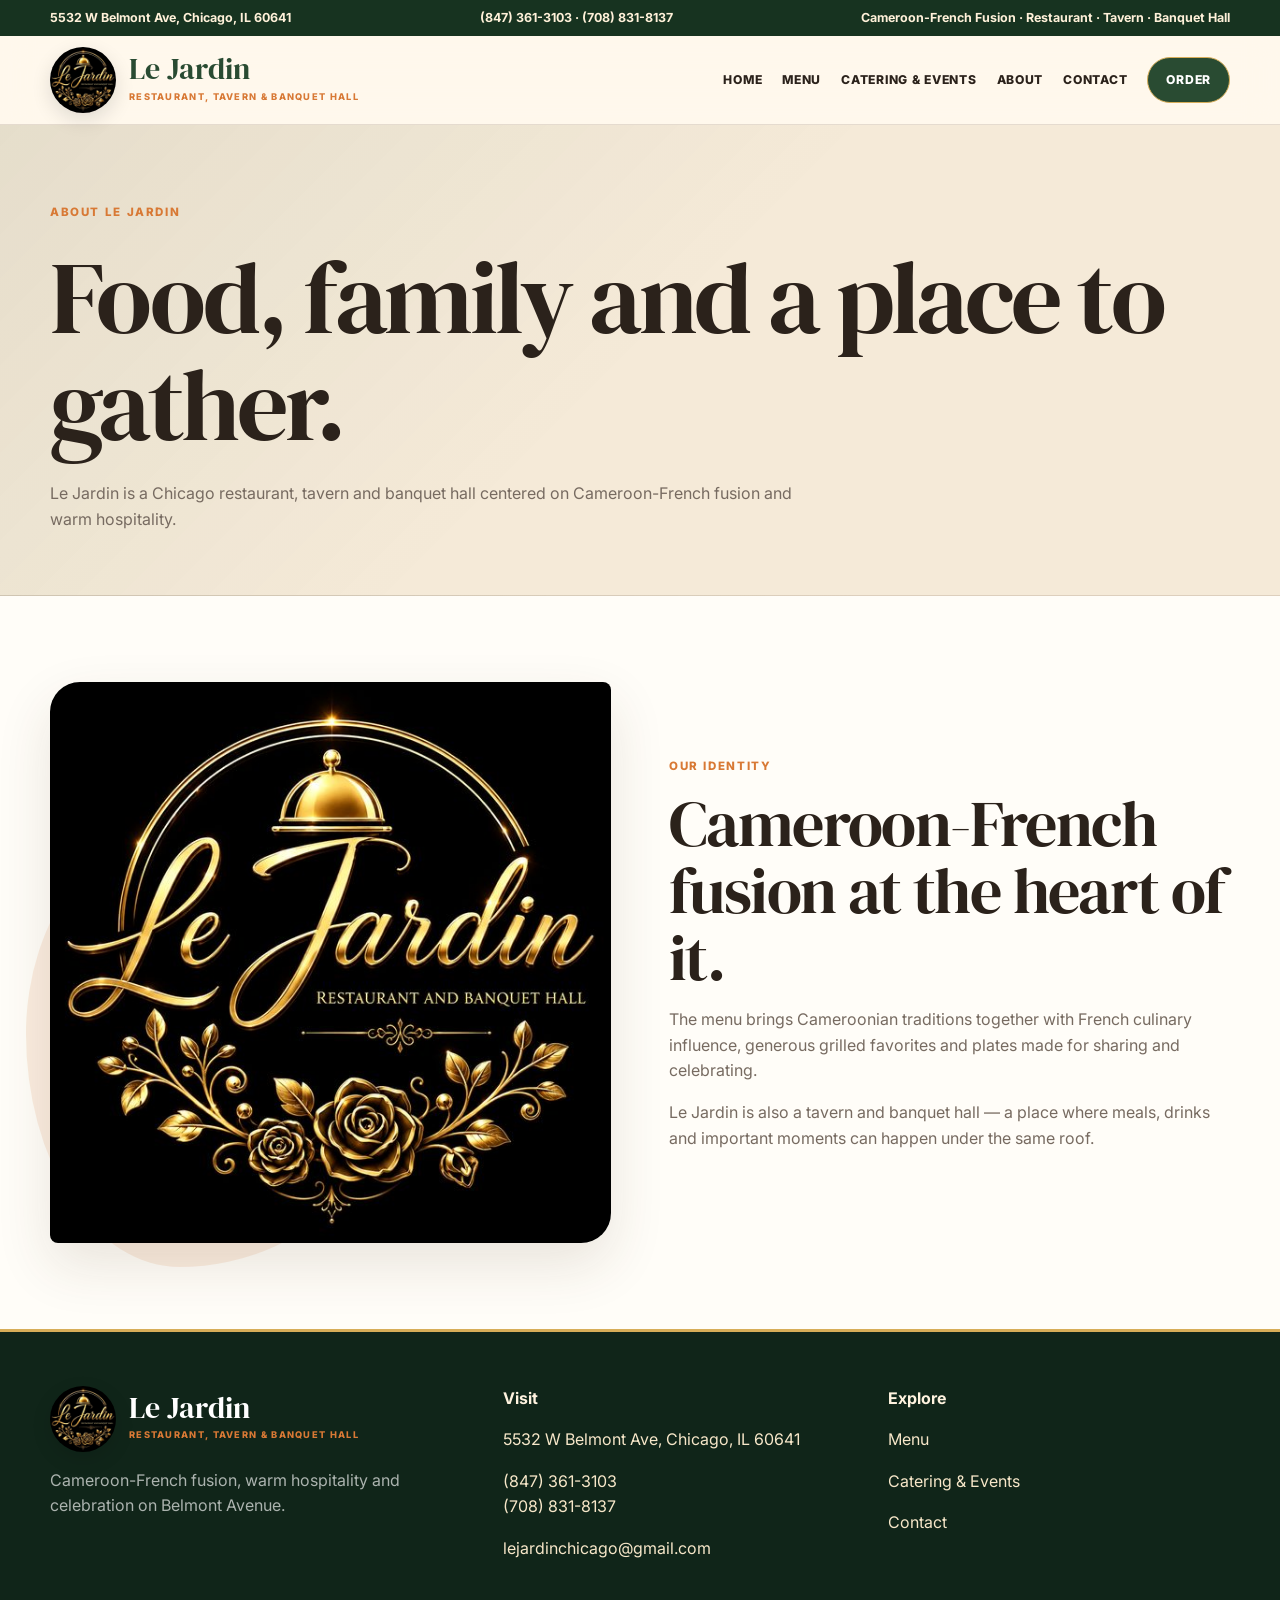
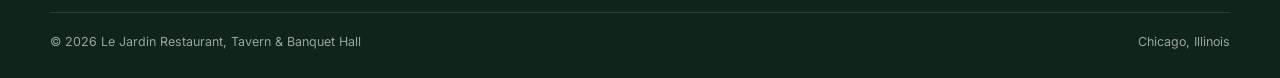
<file: index.html>
<!doctype html><html lang="en"><head><meta charset="utf-8"><meta name="viewport" content="width=device-width,initial-scale=1"><title>Le Jardin | Restaurant, Tavern & Banquet Hall</title><meta name="description" content="Le Jardin Chicago — Cameroon-French fusion, restaurant, tavern, catering and banquet hall."><link rel="stylesheet" href="/assets/css/style.css"></head><body><div class="topbar"><div class="container topbar-inner"><span>5532 W Belmont Ave, Chicago, IL 60641</span><span><a data-phone></a> · <a data-phone2></a></span><span>Cameroon-French Fusion · Restaurant · Tavern · Banquet Hall</span></div></div><header class="site-header"><div class="container nav"><a class="brand-lockup" href="/"><img class="brand-logo" src="/assets/images/logo.jpg" alt="Le Jardin logo"><span class="brand-copy"><strong>Le Jardin</strong><span>Restaurant, Tavern & Banquet Hall</span></span></a><nav class="navlinks"><a href="/">Home</a><a href="/menu/">Menu</a><a href="/catering/">Catering & Events</a><a href="/about/">About</a><a href="/contact/">Contact</a><a class="btn green" href="/order/">Order</a></nav><button class="menu-toggle" data-menu-toggle aria-label="Open navigation">☰</button></div><div class="mobile-panel" data-mobile-panel><a href="/">Home</a><a href="/menu/">Menu</a><a href="/catering/">Catering & Events</a><a href="/about/">About</a><a href="/contact/">Contact</a><a class="btn green" href="/order/">Order</a></div></header><main><section class="page-hero"><div class="container"><div class="eyebrow">About Le Jardin</div><h1>Food, family and a place to gather.</h1><p>Le Jardin is a Chicago restaurant, tavern and banquet hall centered on Cameroon-French fusion and warm hospitality.</p></div></section><section class="section white"><div class="container split"><div class="story-card"><img src="/assets/images/logo.jpg" alt="Le Jardin logo"></div><div><div class="eyebrow">Our identity</div><h2>Cameroon-French fusion at the heart of it.</h2><p class="muted">The menu brings Cameroonian traditions together with French culinary influence, generous grilled favorites and plates made for sharing and celebrating.</p><p class="muted">Le Jardin is also a tavern and banquet hall — a place where meals, drinks and important moments can happen under the same roof.</p></div></div></section></main><footer class="footer"><div class="container"><div class="footer-grid"><div><a class="brand-lockup" href="/"><img class="brand-logo" src="/assets/images/logo.jpg" alt=""><span class="brand-copy"><strong>Le Jardin</strong><span>Restaurant, Tavern & Banquet Hall</span></span></a><p class="muted">Cameroon-French fusion, warm hospitality and celebration on Belmont Avenue.</p></div><div><strong>Visit</strong><p><a data-address target="_blank"></a></p><p><a data-phone></a><br><a data-phone2></a></p><p><a href="mailto:lejardinchicago@gmail.com">lejardinchicago@gmail.com</a></p></div><div><strong>Explore</strong><p><a href="/menu/">Menu</a></p><p><a href="/catering/">Catering & Events</a></p><p><a href="/contact/">Contact</a></p></div></div><div class="footer-bottom"><span>© <span data-year></span> Le Jardin Restaurant, Tavern & Banquet Hall</span><span>Chicago, Illinois</span></div></div></footer><script src="/assets/js/config.js"></script><script src="/assets/js/site.js"></script></body></html>
</file>
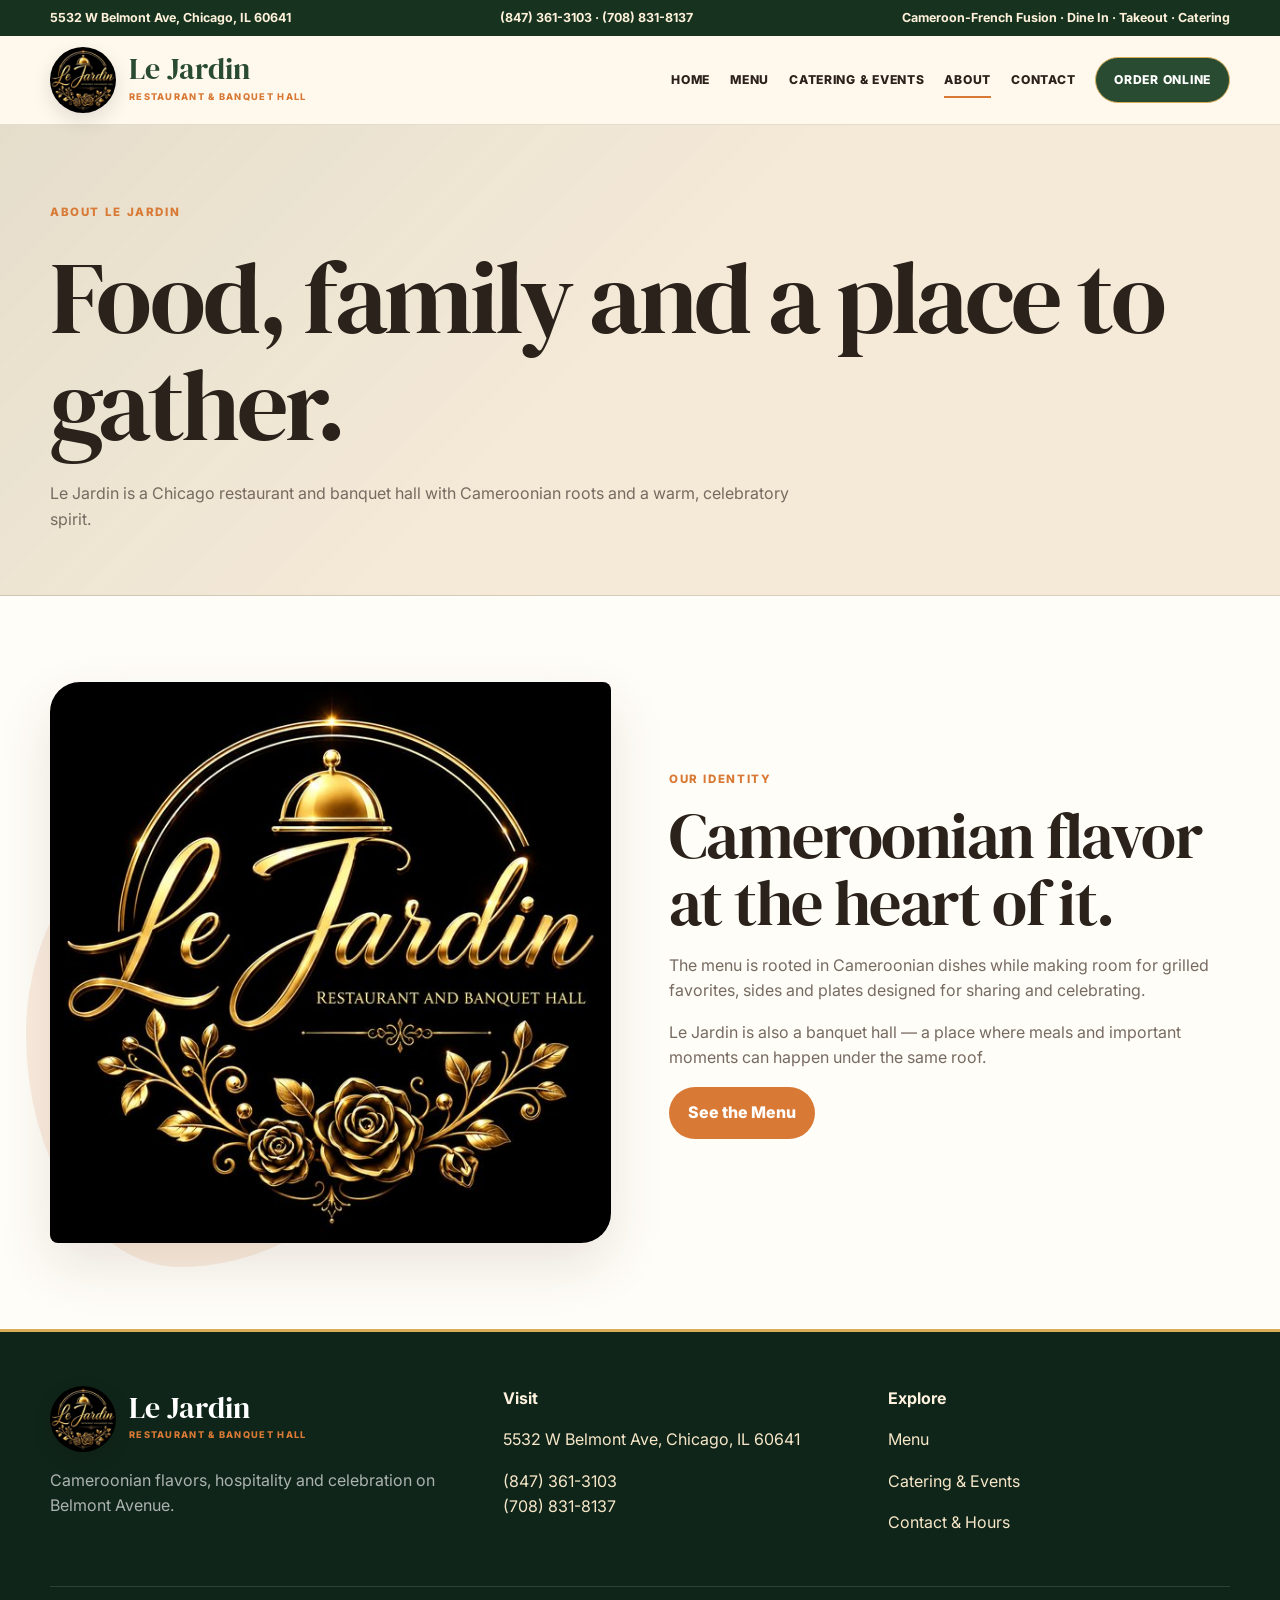
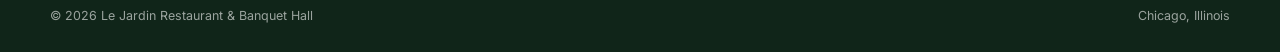
<file: about/index.html>
<!doctype html><html lang="en"><head>
<meta charset="utf-8"><meta name="viewport" content="width=device-width,initial-scale=1">
<title>About | Le Jardin</title><meta name="description" content="Le Jardin Restaurant & Banquet Hall in Chicago — Cameroonian-French fusion, dine-in, takeout, catering and events.">
<link rel="stylesheet" href="/assets/css/style.css">
</head><body>
<div class="topbar"><div class="container topbar-inner">
  <span>5532 W Belmont Ave, Chicago, IL 60641</span>
  <span><a data-phone></a> · <a data-phone2></a></span>
  <span>Cameroon-French Fusion · Dine In · Takeout · Catering</span>
</div></div>
<header class="site-header">
  <div class="container nav">
    <a class="brand-lockup" href="/">
      <img class="brand-logo" src="/assets/images/logo.jpg" alt="Le Jardin logo">
      <span class="brand-copy"><strong>Le Jardin</strong><span>Restaurant & Banquet Hall</span></span>
    </a>
    <nav class="navlinks"><a class="" href="/">Home</a><a class="" href="/menu/">Menu</a><a class="" href="/catering/">Catering & Events</a><a class="active" href="/about/">About</a><a class="" href="/contact/">Contact</a><a class="btn green" href="/order/">Order Online</a></nav>
    <button class="menu-toggle" data-menu-toggle aria-label="Open navigation">☰</button>
  </div>
  <div class="mobile-panel" data-mobile-panel><a href="/">Home</a><a href="/menu/">Menu</a><a href="/catering/">Catering & Events</a><a href="/about/">About</a><a href="/contact/">Contact</a><a class="btn green" href="/order/">Order Online</a></div>
</header>
<main>
<section class="page-hero"><div class="container"><div class="eyebrow">About Le Jardin</div><h1>Food, family and a place to gather.</h1><p>Le Jardin is a Chicago restaurant and banquet hall with Cameroonian roots and a warm, celebratory spirit.</p></div></section>
<section class="section white"><div class="container split">
 <div class="story-card"><img src="/assets/images/logo.jpg" alt="Le Jardin Restaurant and Banquet Hall logo"></div>
 <div><div class="eyebrow">Our identity</div><h2>Cameroonian flavor at the heart of it.</h2><p class="muted">The menu is rooted in Cameroonian dishes while making room for grilled favorites, sides and plates designed for sharing and celebrating.</p><p class="muted">Le Jardin is also a banquet hall — a place where meals and important moments can happen under the same roof.</p><p><a class="btn orange" href="/menu/">See the Menu</a></p></div>
</div></section>
</main>

<footer class="footer"><div class="container">
  <div class="footer-grid">
    <div>
      <a class="brand-lockup" href="/"><img class="brand-logo" src="/assets/images/logo.jpg" alt=""><span class="brand-copy"><strong>Le Jardin</strong><span>Restaurant & Banquet Hall</span></span></a>
      <p class="muted">Cameroonian flavors, hospitality and celebration on Belmont Avenue.</p>
    </div>
    <div><strong>Visit</strong><p><a data-address target="_blank"></a></p><p><a data-phone></a><br><a data-phone2></a></p></div>
    <div><strong>Explore</strong><p><a href="/menu/">Menu</a></p><p><a href="/catering/">Catering & Events</a></p><p><a href="/contact/">Contact & Hours</a></p><p><a data-instagram>Instagram</a> <a data-facebook>Facebook</a></p></div>
  </div>
  <div class="footer-bottom"><span>© <span data-year></span> Le Jardin Restaurant & Banquet Hall</span><span>Chicago, Illinois</span></div>
</div></footer>
<script src="/assets/js/config.js"></script><script src="/assets/js/site.js"></script>
</body></html>
</file>
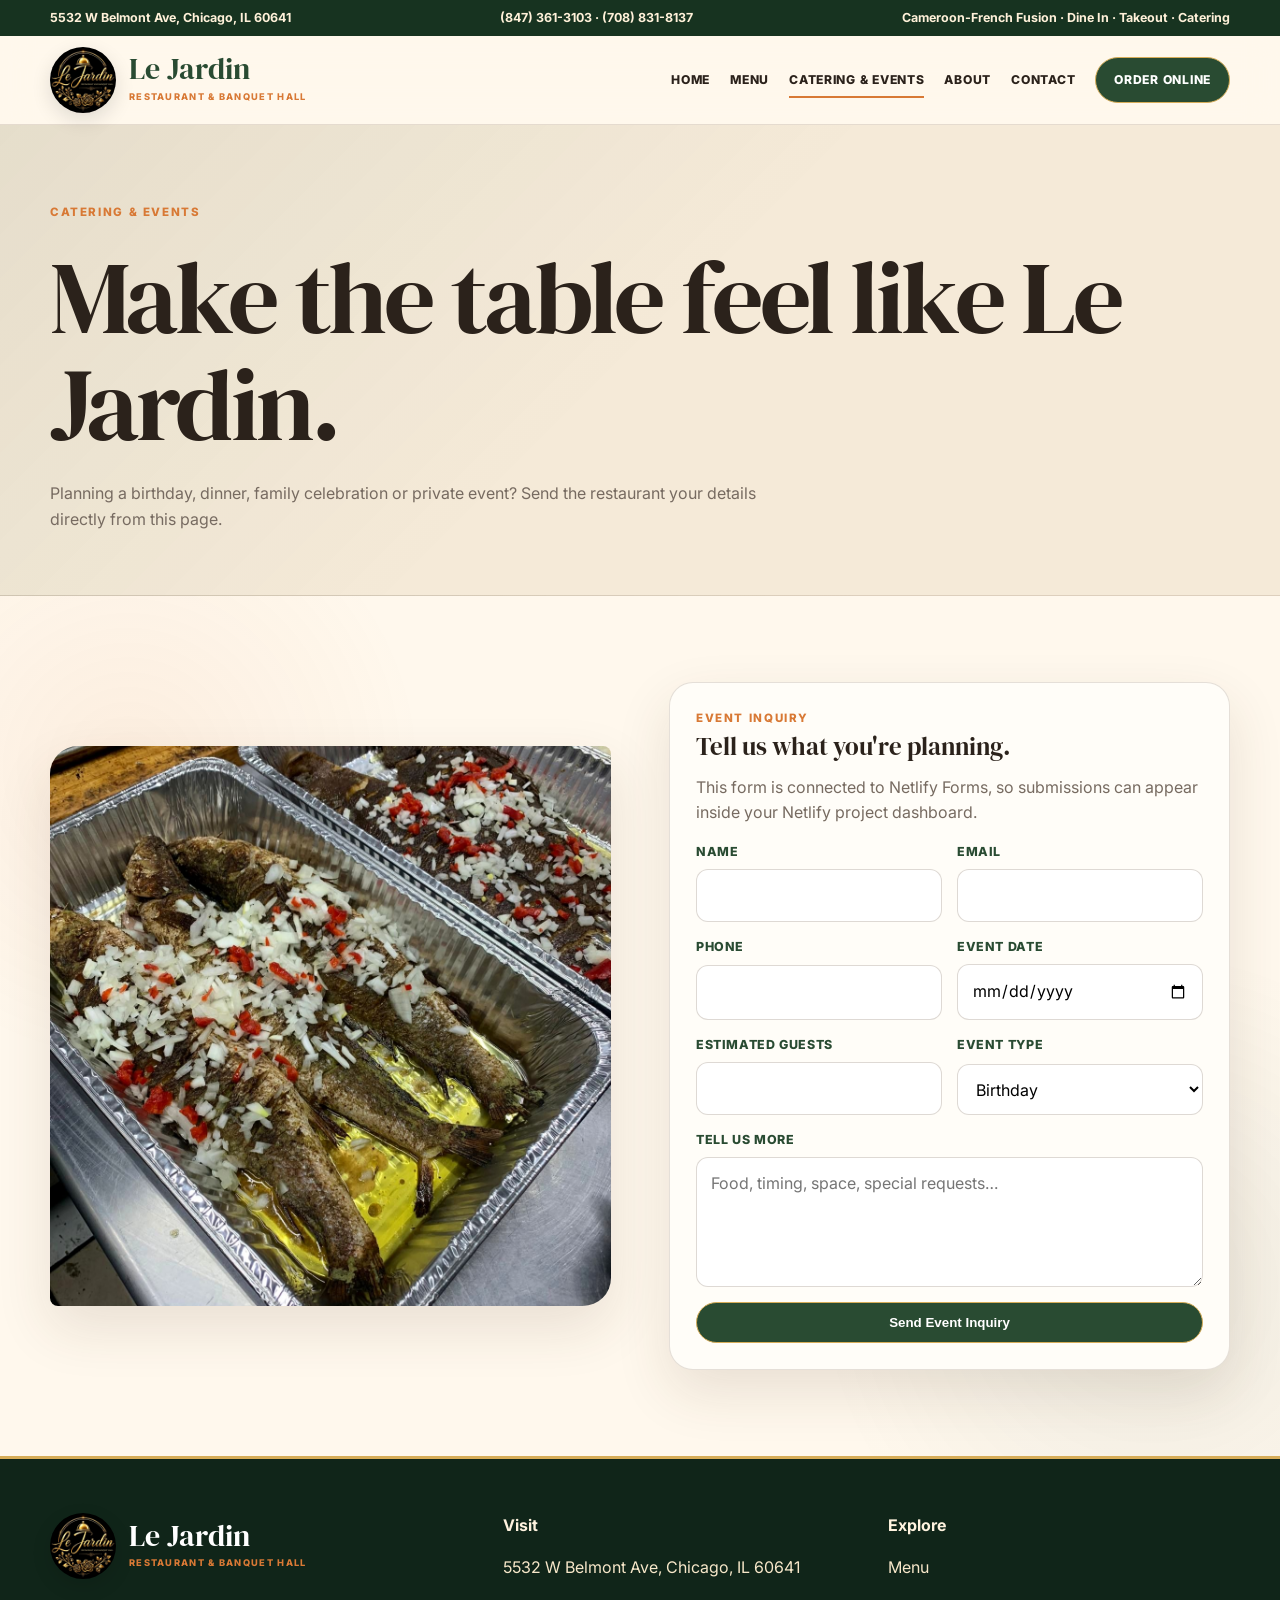
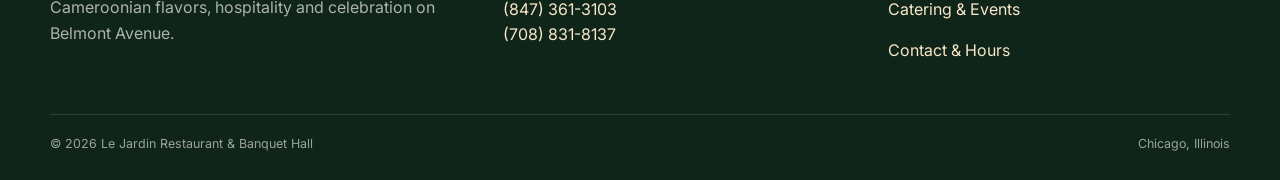
<file: catering/index.html>
<!doctype html><html lang="en"><head>
<meta charset="utf-8"><meta name="viewport" content="width=device-width,initial-scale=1">
<title>Catering & Events | Le Jardin</title><meta name="description" content="Le Jardin Restaurant & Banquet Hall in Chicago — Cameroonian-French fusion, dine-in, takeout, catering and events.">
<link rel="stylesheet" href="/assets/css/style.css">
</head><body>
<div class="topbar"><div class="container topbar-inner">
  <span>5532 W Belmont Ave, Chicago, IL 60641</span>
  <span><a data-phone></a> · <a data-phone2></a></span>
  <span>Cameroon-French Fusion · Dine In · Takeout · Catering</span>
</div></div>
<header class="site-header">
  <div class="container nav">
    <a class="brand-lockup" href="/">
      <img class="brand-logo" src="/assets/images/logo.jpg" alt="Le Jardin logo">
      <span class="brand-copy"><strong>Le Jardin</strong><span>Restaurant & Banquet Hall</span></span>
    </a>
    <nav class="navlinks"><a class="" href="/">Home</a><a class="" href="/menu/">Menu</a><a class="active" href="/catering/">Catering & Events</a><a class="" href="/about/">About</a><a class="" href="/contact/">Contact</a><a class="btn green" href="/order/">Order Online</a></nav>
    <button class="menu-toggle" data-menu-toggle aria-label="Open navigation">☰</button>
  </div>
  <div class="mobile-panel" data-mobile-panel><a href="/">Home</a><a href="/menu/">Menu</a><a href="/catering/">Catering & Events</a><a href="/about/">About</a><a href="/contact/">Contact</a><a class="btn green" href="/order/">Order Online</a></div>
</header>
<main>
<section class="page-hero"><div class="container"><div class="eyebrow">Catering & Events</div><h1>Make the table feel like Le Jardin.</h1><p>Planning a birthday, dinner, family celebration or private event? Send the restaurant your details directly from this page.</p></div></section>
<section class="section paper"><div class="container split">
 <div><img class="catering-image" src="/assets/images/catering-fish.jpg" alt="Le Jardin catering food"></div>
 <div class="form-card">
  <div class="eyebrow">Event inquiry</div><h3>Tell us what you're planning.</h3>
  <p class="muted">This form is connected to Netlify Forms, so submissions can appear inside your Netlify project dashboard.</p>
  <form name="event-inquiry" method="POST" data-netlify="true" netlify-honeypot="bot-field" action="/catering/thanks/">
   <input type="hidden" name="form-name" value="event-inquiry"><p style="display:none"><label>Don’t fill this out: <input name="bot-field"></label></p>
   <div class="form-grid">
    <div class="field"><label>Name</label><input name="name" required></div>
    <div class="field"><label>Email</label><input name="email" type="email" required></div>
    <div class="field"><label>Phone</label><input name="phone" required></div>
    <div class="field"><label>Event date</label><input name="date" type="date"></div>
    <div class="field"><label>Estimated guests</label><input name="guests" type="number" min="1"></div>
    <div class="field"><label>Event type</label><select name="event-type"><option>Birthday</option><option>Private Dinner</option><option>Family Celebration</option><option>Community Event</option><option>Catering</option><option>Other</option></select></div>
    <div class="field full"><label>Tell us more</label><textarea name="message" placeholder="Food, timing, space, special requests…"></textarea></div>
    <div class="field full"><button class="btn green" type="submit">Send Event Inquiry</button></div>
   </div>
  </form>
 </div>
</div></section>
</main>

<footer class="footer"><div class="container">
  <div class="footer-grid">
    <div>
      <a class="brand-lockup" href="/"><img class="brand-logo" src="/assets/images/logo.jpg" alt=""><span class="brand-copy"><strong>Le Jardin</strong><span>Restaurant & Banquet Hall</span></span></a>
      <p class="muted">Cameroonian flavors, hospitality and celebration on Belmont Avenue.</p>
    </div>
    <div><strong>Visit</strong><p><a data-address target="_blank"></a></p><p><a data-phone></a><br><a data-phone2></a></p></div>
    <div><strong>Explore</strong><p><a href="/menu/">Menu</a></p><p><a href="/catering/">Catering & Events</a></p><p><a href="/contact/">Contact & Hours</a></p><p><a data-instagram>Instagram</a> <a data-facebook>Facebook</a></p></div>
  </div>
  <div class="footer-bottom"><span>© <span data-year></span> Le Jardin Restaurant & Banquet Hall</span><span>Chicago, Illinois</span></div>
</div></footer>
<script src="/assets/js/config.js"></script><script src="/assets/js/site.js"></script>
</body></html>
</file>
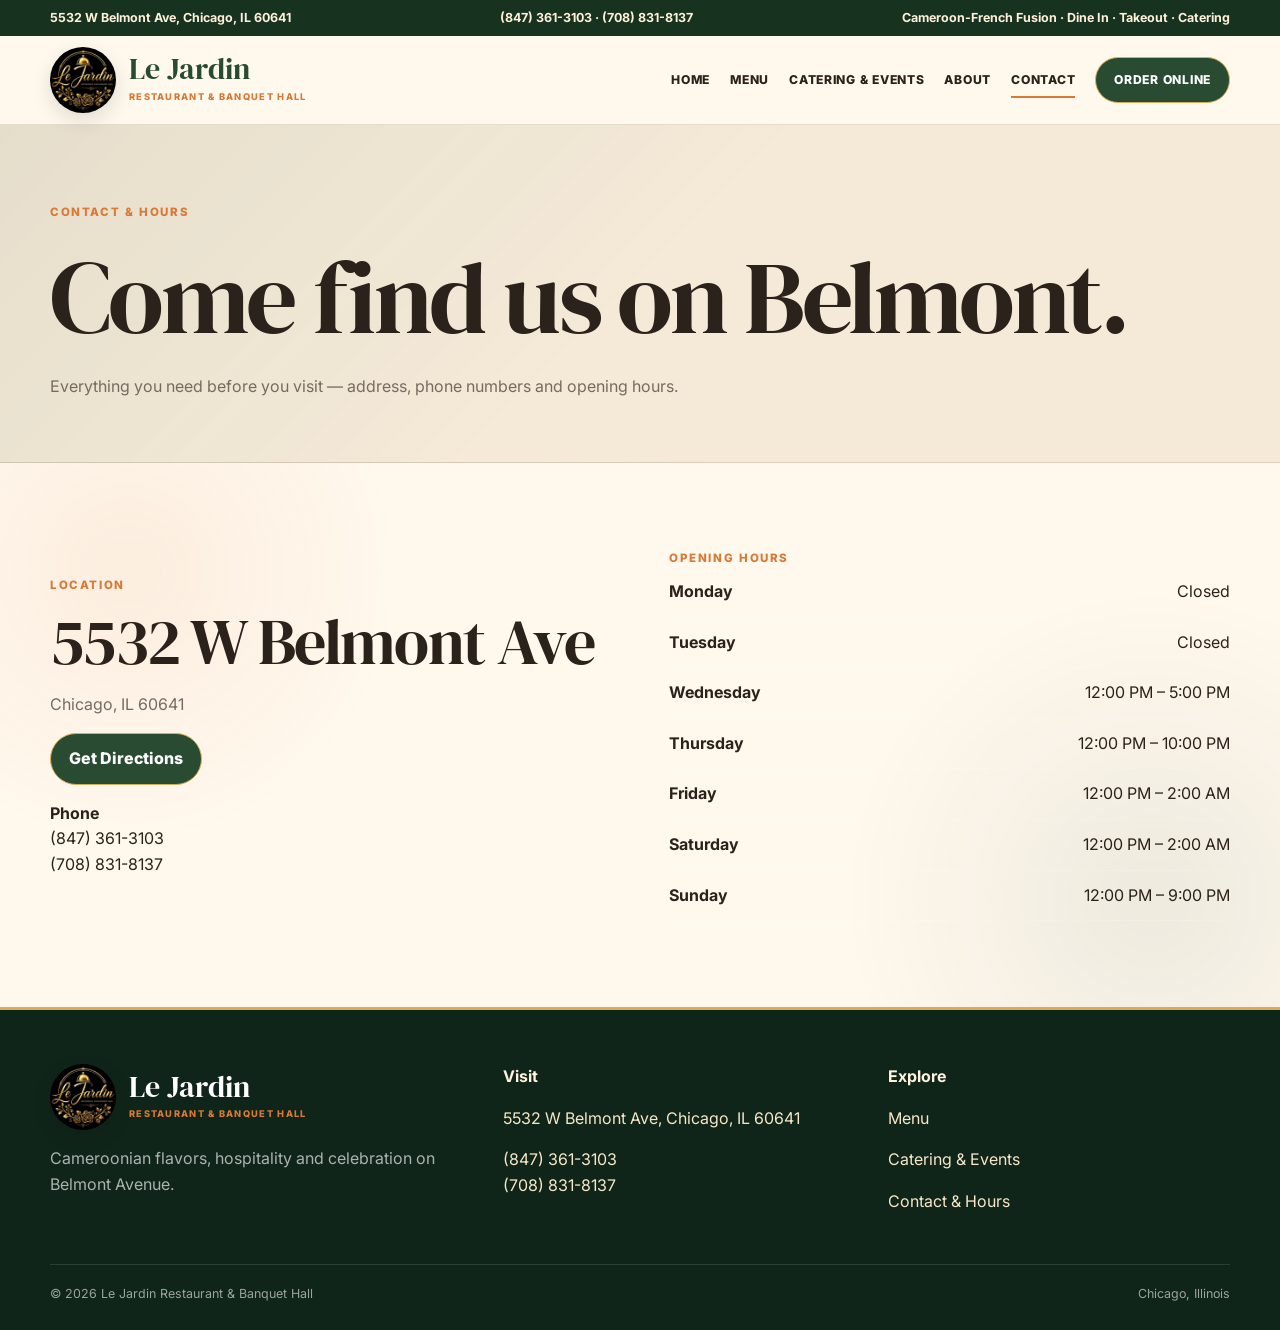
<file: contact/index.html>
<!doctype html><html lang="en"><head>
<meta charset="utf-8"><meta name="viewport" content="width=device-width,initial-scale=1">
<title>Contact & Hours | Le Jardin</title><meta name="description" content="Le Jardin Restaurant & Banquet Hall in Chicago — Cameroonian-French fusion, dine-in, takeout, catering and events.">
<link rel="stylesheet" href="/assets/css/style.css">
</head><body>
<div class="topbar"><div class="container topbar-inner">
  <span>5532 W Belmont Ave, Chicago, IL 60641</span>
  <span><a data-phone></a> · <a data-phone2></a></span>
  <span>Cameroon-French Fusion · Dine In · Takeout · Catering</span>
</div></div>
<header class="site-header">
  <div class="container nav">
    <a class="brand-lockup" href="/">
      <img class="brand-logo" src="/assets/images/logo.jpg" alt="Le Jardin logo">
      <span class="brand-copy"><strong>Le Jardin</strong><span>Restaurant & Banquet Hall</span></span>
    </a>
    <nav class="navlinks"><a class="" href="/">Home</a><a class="" href="/menu/">Menu</a><a class="" href="/catering/">Catering & Events</a><a class="" href="/about/">About</a><a class="active" href="/contact/">Contact</a><a class="btn green" href="/order/">Order Online</a></nav>
    <button class="menu-toggle" data-menu-toggle aria-label="Open navigation">☰</button>
  </div>
  <div class="mobile-panel" data-mobile-panel><a href="/">Home</a><a href="/menu/">Menu</a><a href="/catering/">Catering & Events</a><a href="/about/">About</a><a href="/contact/">Contact</a><a class="btn green" href="/order/">Order Online</a></div>
</header>
<main>
<section class="page-hero"><div class="container"><div class="eyebrow">Contact & Hours</div><h1>Come find us on Belmont.</h1><p>Everything you need before you visit — address, phone numbers and opening hours.</p></div></section>
<section class="section paper"><div class="container split">
 <div><div class="eyebrow">Location</div><h2>5532 W Belmont Ave</h2><p class="muted">Chicago, IL 60641</p><p><a class="btn green" data-address target="_blank">Get Directions</a></p><p><strong>Phone</strong><br><a data-phone></a><br><a data-phone2></a></p></div>
 <div><div class="eyebrow">Opening hours</div><div class="hours" data-hours style="color:var(--ink)"></div></div>
</div></section>
</main>

<footer class="footer"><div class="container">
  <div class="footer-grid">
    <div>
      <a class="brand-lockup" href="/"><img class="brand-logo" src="/assets/images/logo.jpg" alt=""><span class="brand-copy"><strong>Le Jardin</strong><span>Restaurant & Banquet Hall</span></span></a>
      <p class="muted">Cameroonian flavors, hospitality and celebration on Belmont Avenue.</p>
    </div>
    <div><strong>Visit</strong><p><a data-address target="_blank"></a></p><p><a data-phone></a><br><a data-phone2></a></p></div>
    <div><strong>Explore</strong><p><a href="/menu/">Menu</a></p><p><a href="/catering/">Catering & Events</a></p><p><a href="/contact/">Contact & Hours</a></p><p><a data-instagram>Instagram</a> <a data-facebook>Facebook</a></p></div>
  </div>
  <div class="footer-bottom"><span>© <span data-year></span> Le Jardin Restaurant & Banquet Hall</span><span>Chicago, Illinois</span></div>
</div></footer>
<script src="/assets/js/config.js"></script><script src="/assets/js/site.js"></script>
</body></html>
</file>
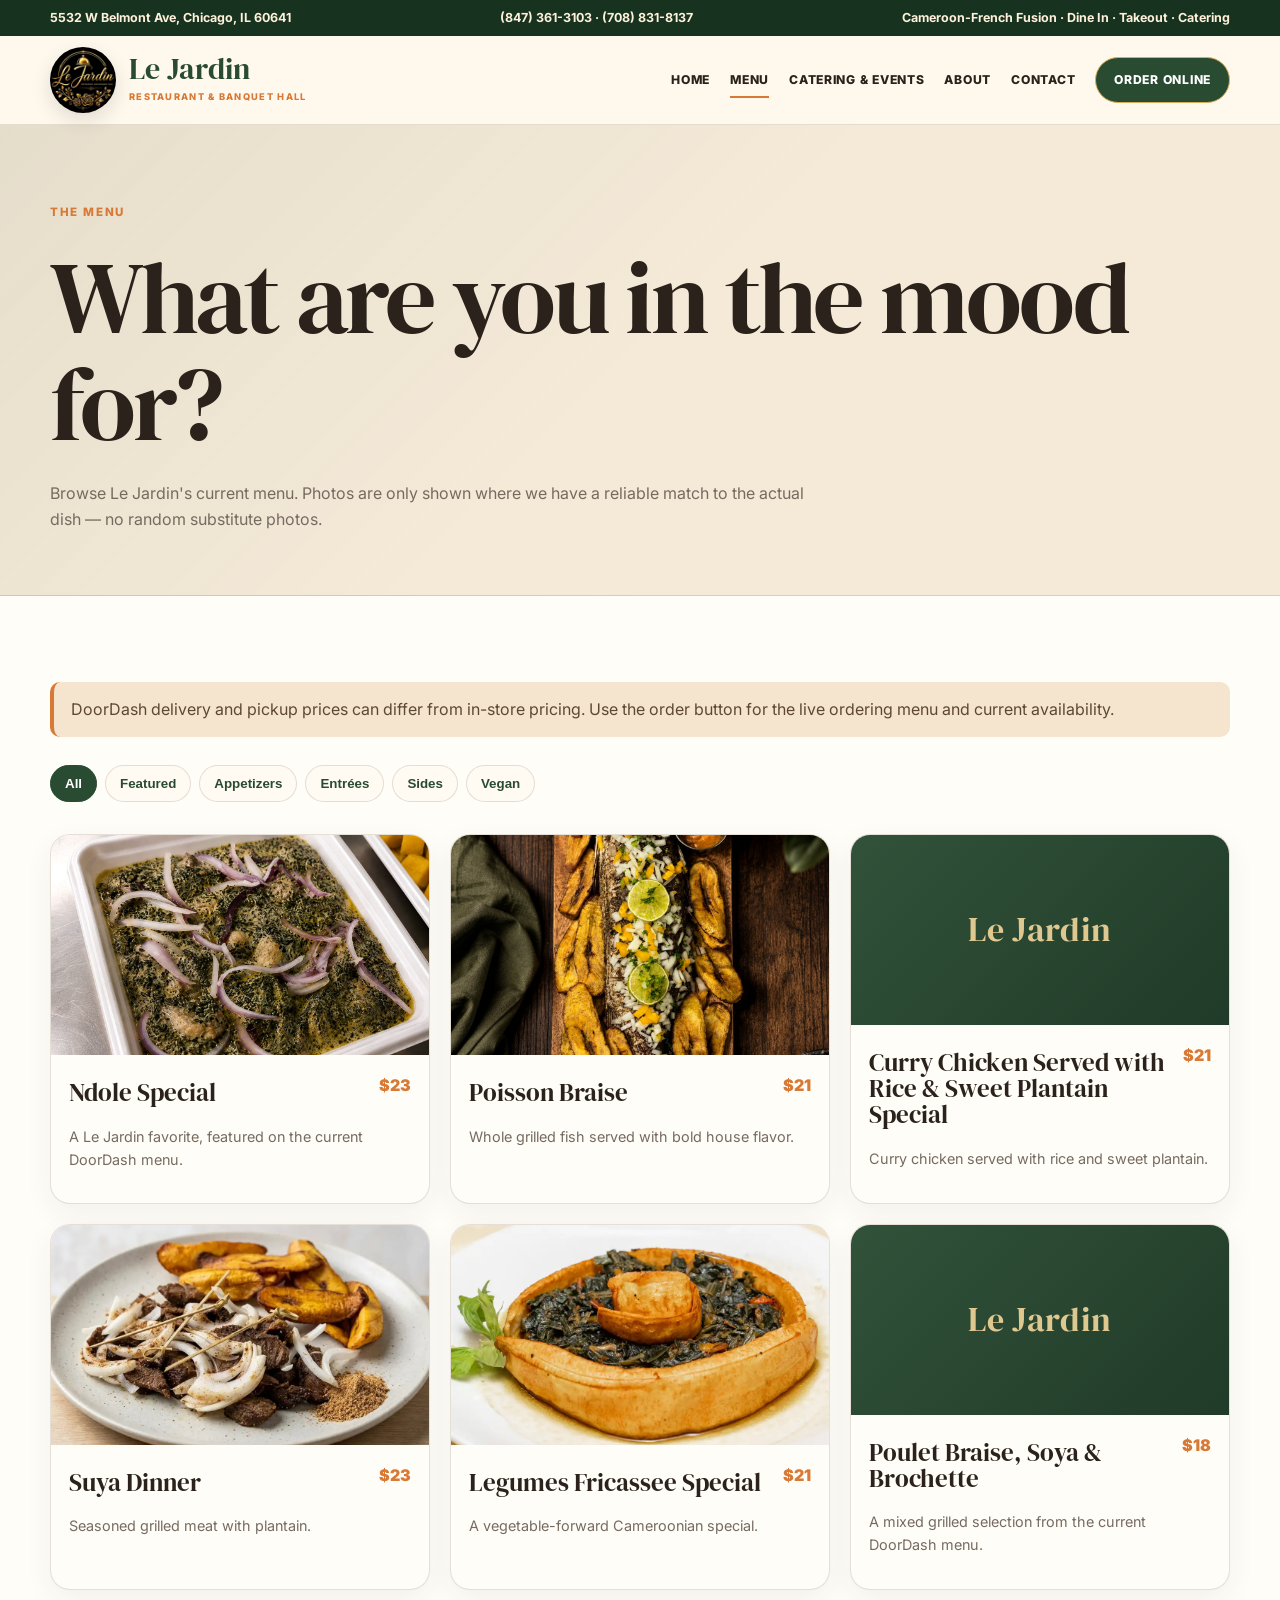
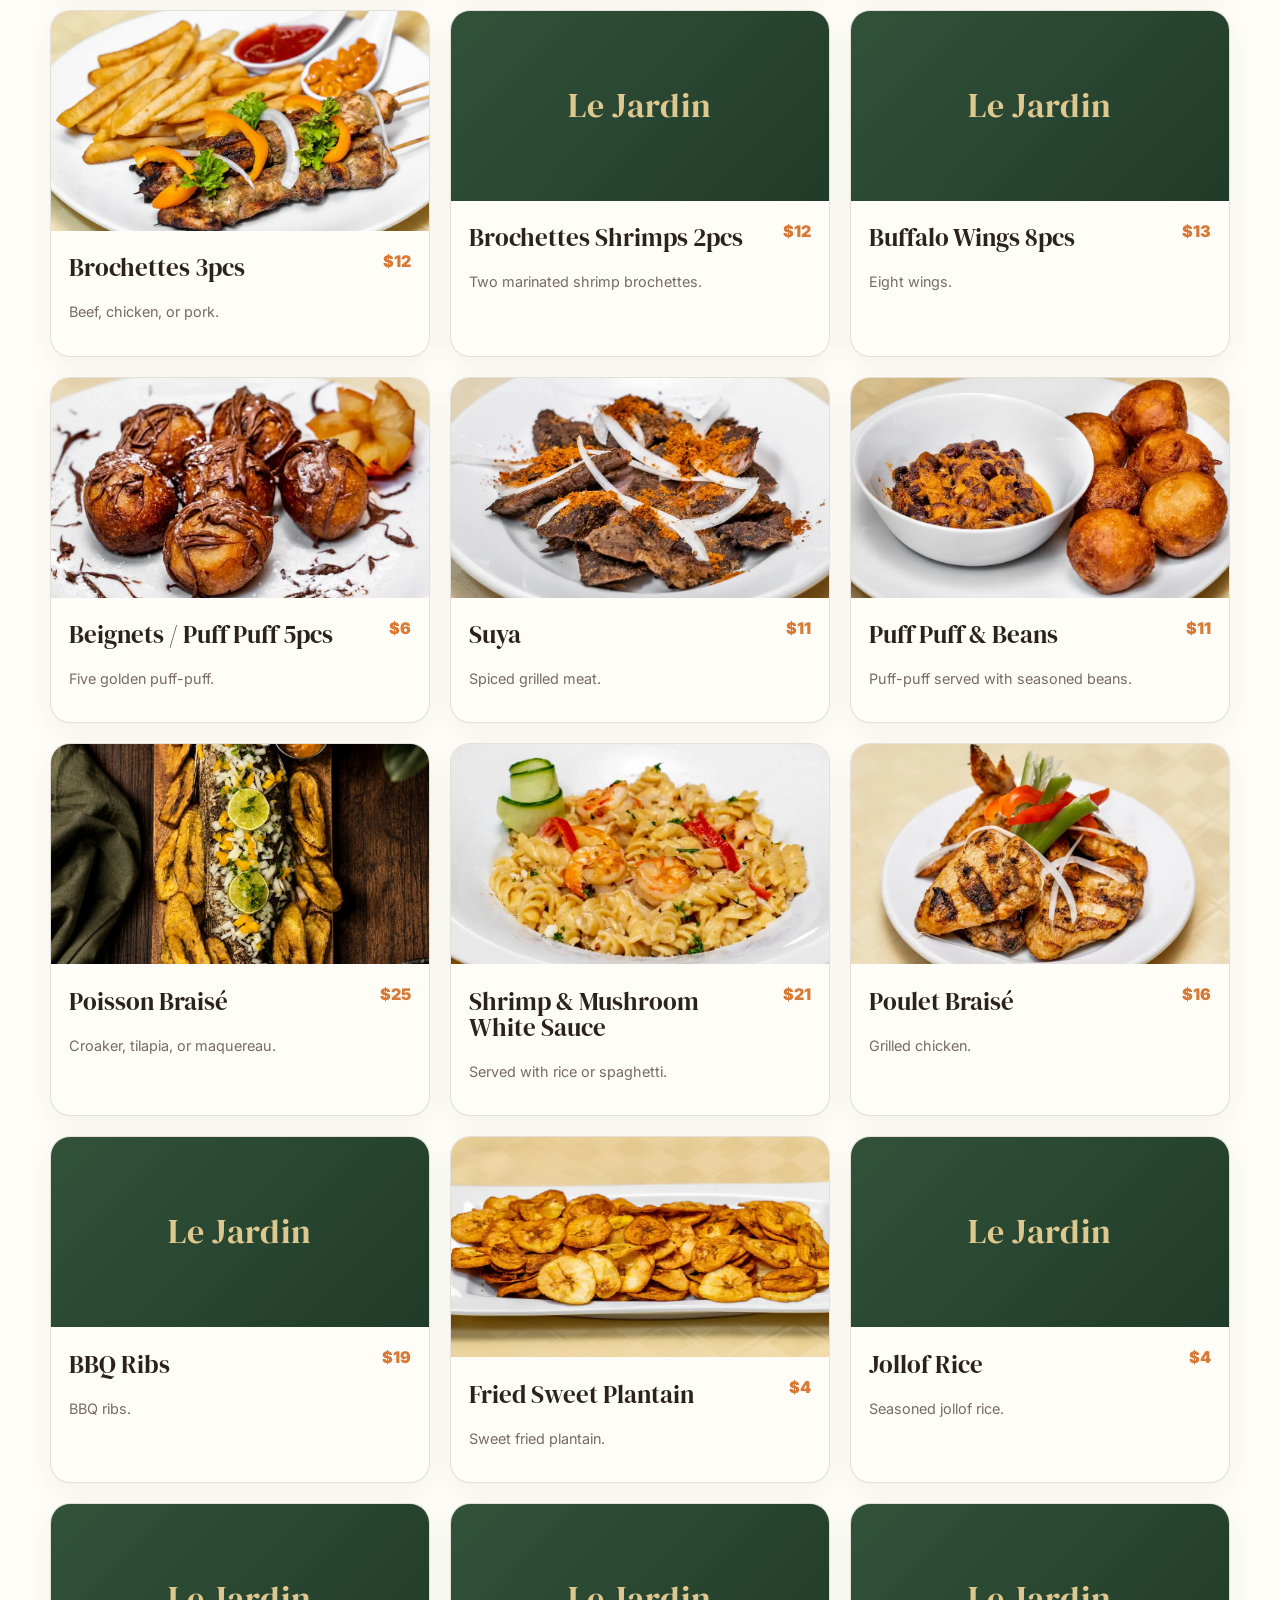
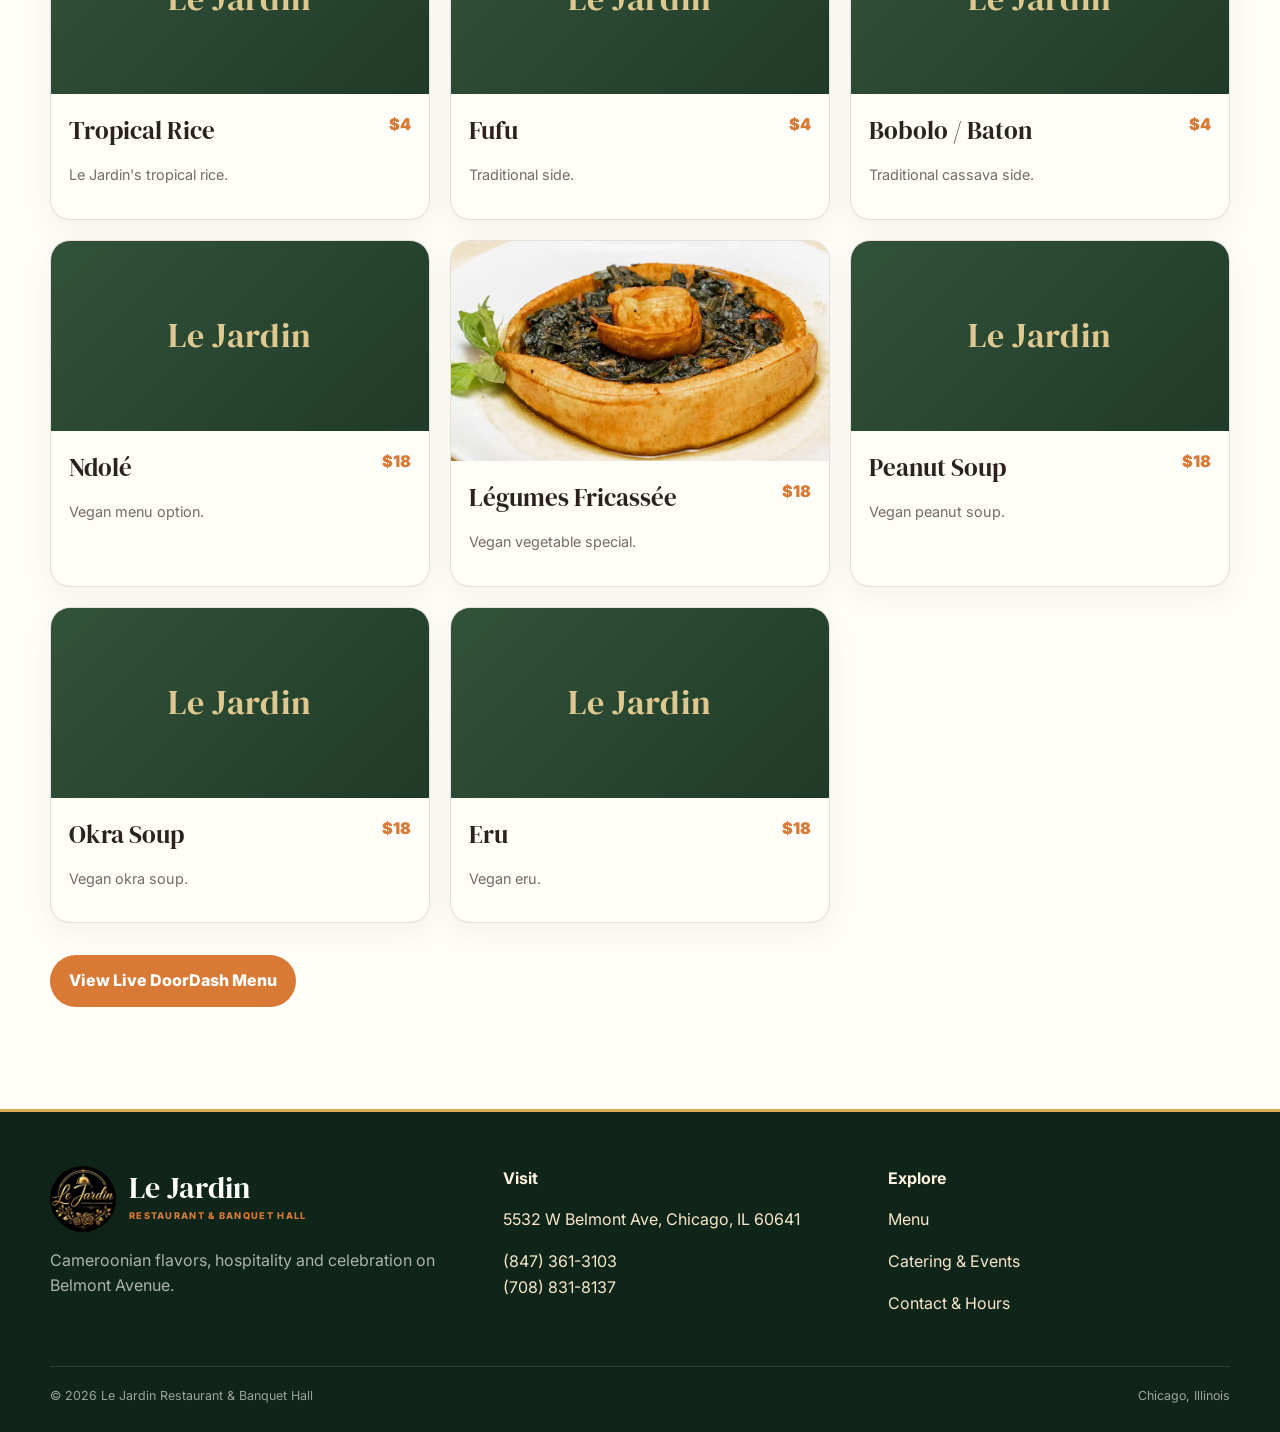
<file: menu/index.html>
<!doctype html><html lang="en"><head>
<meta charset="utf-8"><meta name="viewport" content="width=device-width,initial-scale=1">
<title>Menu | Le Jardin</title><meta name="description" content="Le Jardin Restaurant & Banquet Hall in Chicago — Cameroonian-French fusion, dine-in, takeout, catering and events.">
<link rel="stylesheet" href="/assets/css/style.css">
</head><body>
<div class="topbar"><div class="container topbar-inner">
  <span>5532 W Belmont Ave, Chicago, IL 60641</span>
  <span><a data-phone></a> · <a data-phone2></a></span>
  <span>Cameroon-French Fusion · Dine In · Takeout · Catering</span>
</div></div>
<header class="site-header">
  <div class="container nav">
    <a class="brand-lockup" href="/">
      <img class="brand-logo" src="/assets/images/logo.jpg" alt="Le Jardin logo">
      <span class="brand-copy"><strong>Le Jardin</strong><span>Restaurant & Banquet Hall</span></span>
    </a>
    <nav class="navlinks"><a class="" href="/">Home</a><a class="active" href="/menu/">Menu</a><a class="" href="/catering/">Catering & Events</a><a class="" href="/about/">About</a><a class="" href="/contact/">Contact</a><a class="btn green" href="/order/">Order Online</a></nav>
    <button class="menu-toggle" data-menu-toggle aria-label="Open navigation">☰</button>
  </div>
  <div class="mobile-panel" data-mobile-panel><a href="/">Home</a><a href="/menu/">Menu</a><a href="/catering/">Catering & Events</a><a href="/about/">About</a><a href="/contact/">Contact</a><a class="btn green" href="/order/">Order Online</a></div>
</header>
<main>
<section class="page-hero"><div class="container"><div class="eyebrow">The Menu</div><h1>What are you in the mood for?</h1><p>Browse Le Jardin's current menu. Photos are only shown where we have a reliable match to the actual dish — no random substitute photos.</p></div></section>
<section class="section white"><div class="container">
 <div class="notice">DoorDash delivery and pickup prices can differ from in-store pricing. Use the order button for the live ordering menu and current availability.</div>
 <div class="tabs" data-menu-tabs></div>
 <div class="menu-grid" data-menu-grid></div>
 <p style="margin-top:32px"><a class="btn orange" data-doordash target="_blank" rel="noopener">View Live DoorDash Menu</a></p>
</div></section>
</main>

<footer class="footer"><div class="container">
  <div class="footer-grid">
    <div>
      <a class="brand-lockup" href="/"><img class="brand-logo" src="/assets/images/logo.jpg" alt=""><span class="brand-copy"><strong>Le Jardin</strong><span>Restaurant & Banquet Hall</span></span></a>
      <p class="muted">Cameroonian flavors, hospitality and celebration on Belmont Avenue.</p>
    </div>
    <div><strong>Visit</strong><p><a data-address target="_blank"></a></p><p><a data-phone></a><br><a data-phone2></a></p></div>
    <div><strong>Explore</strong><p><a href="/menu/">Menu</a></p><p><a href="/catering/">Catering & Events</a></p><p><a href="/contact/">Contact & Hours</a></p><p><a data-instagram>Instagram</a> <a data-facebook>Facebook</a></p></div>
  </div>
  <div class="footer-bottom"><span>© <span data-year></span> Le Jardin Restaurant & Banquet Hall</span><span>Chicago, Illinois</span></div>
</div></footer>
<script src="/assets/js/config.js"></script><script src="/assets/js/site.js"></script>
<script src="/assets/js/menu.js"></script></body></html>
</file>
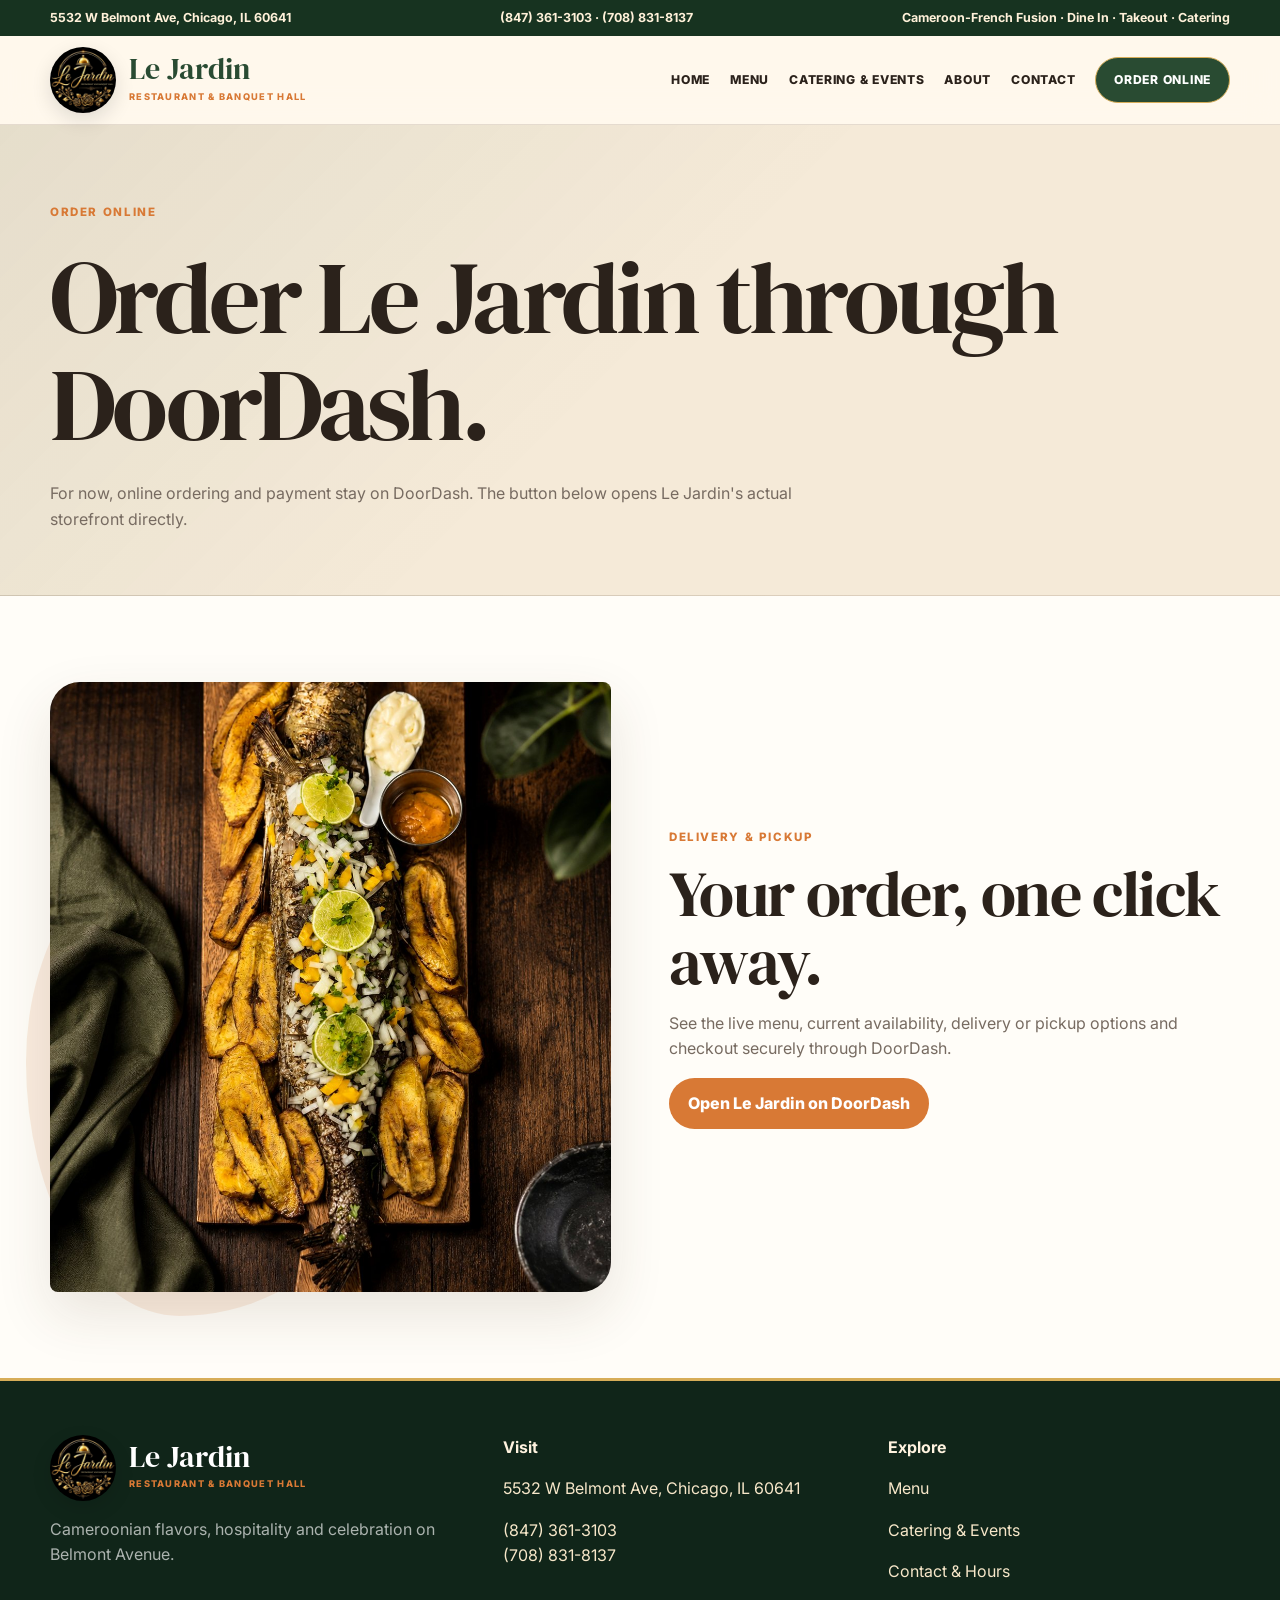
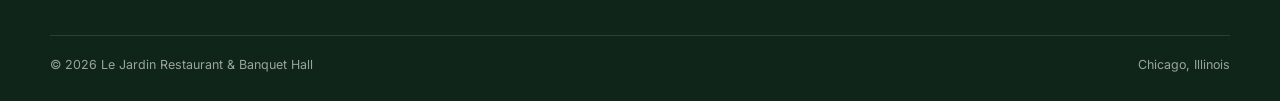
<file: order/index.html>
<!doctype html><html lang="en"><head>
<meta charset="utf-8"><meta name="viewport" content="width=device-width,initial-scale=1">
<title>Order Online | Le Jardin</title><meta name="description" content="Le Jardin Restaurant & Banquet Hall in Chicago — Cameroonian-French fusion, dine-in, takeout, catering and events.">
<link rel="stylesheet" href="/assets/css/style.css">
</head><body>
<div class="topbar"><div class="container topbar-inner">
  <span>5532 W Belmont Ave, Chicago, IL 60641</span>
  <span><a data-phone></a> · <a data-phone2></a></span>
  <span>Cameroon-French Fusion · Dine In · Takeout · Catering</span>
</div></div>
<header class="site-header">
  <div class="container nav">
    <a class="brand-lockup" href="/">
      <img class="brand-logo" src="/assets/images/logo.jpg" alt="Le Jardin logo">
      <span class="brand-copy"><strong>Le Jardin</strong><span>Restaurant & Banquet Hall</span></span>
    </a>
    <nav class="navlinks"><a class="" href="/">Home</a><a class="" href="/menu/">Menu</a><a class="" href="/catering/">Catering & Events</a><a class="" href="/about/">About</a><a class="" href="/contact/">Contact</a><a class="btn green" href="/order/">Order Online</a></nav>
    <button class="menu-toggle" data-menu-toggle aria-label="Open navigation">☰</button>
  </div>
  <div class="mobile-panel" data-mobile-panel><a href="/">Home</a><a href="/menu/">Menu</a><a href="/catering/">Catering & Events</a><a href="/about/">About</a><a href="/contact/">Contact</a><a class="btn green" href="/order/">Order Online</a></div>
</header>
<main>
<section class="page-hero"><div class="container"><div class="eyebrow">Order Online</div><h1>Order Le Jardin through DoorDash.</h1><p>For now, online ordering and payment stay on DoorDash. The button below opens Le Jardin's actual storefront directly.</p></div></section>
<section class="section white"><div class="container split">
 <div class="story-card"><img src="/assets/images/hero-fish.jpg" alt="Le Jardin grilled fish"></div>
 <div><div class="eyebrow">Delivery & Pickup</div><h2>Your order, one click away.</h2><p class="muted">See the live menu, current availability, delivery or pickup options and checkout securely through DoorDash.</p><p><a class="btn orange" data-doordash target="_blank" rel="noopener">Open Le Jardin on DoorDash</a></p></div>
</div></section>
</main>

<footer class="footer"><div class="container">
  <div class="footer-grid">
    <div>
      <a class="brand-lockup" href="/"><img class="brand-logo" src="/assets/images/logo.jpg" alt=""><span class="brand-copy"><strong>Le Jardin</strong><span>Restaurant & Banquet Hall</span></span></a>
      <p class="muted">Cameroonian flavors, hospitality and celebration on Belmont Avenue.</p>
    </div>
    <div><strong>Visit</strong><p><a data-address target="_blank"></a></p><p><a data-phone></a><br><a data-phone2></a></p></div>
    <div><strong>Explore</strong><p><a href="/menu/">Menu</a></p><p><a href="/catering/">Catering & Events</a></p><p><a href="/contact/">Contact & Hours</a></p><p><a data-instagram>Instagram</a> <a data-facebook>Facebook</a></p></div>
  </div>
  <div class="footer-bottom"><span>© <span data-year></span> Le Jardin Restaurant & Banquet Hall</span><span>Chicago, Illinois</span></div>
</div></footer>
<script src="/assets/js/config.js"></script><script src="/assets/js/site.js"></script>
</body></html>
</file>
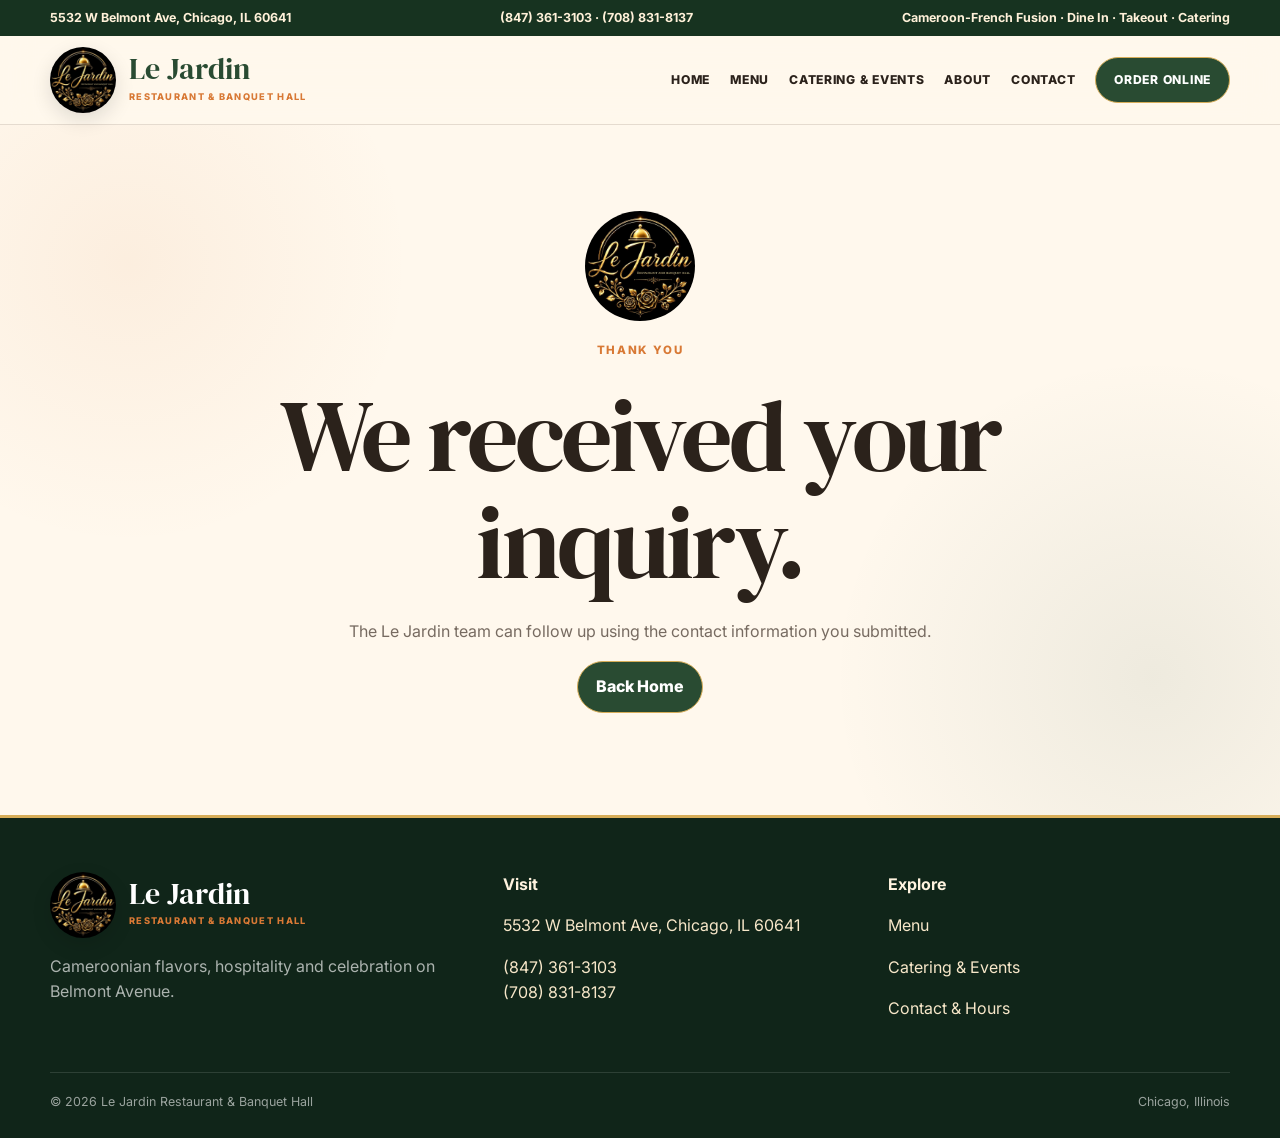
<file: catering/thanks/index.html>
<!doctype html><html lang="en"><head>
<meta charset="utf-8"><meta name="viewport" content="width=device-width,initial-scale=1">
<title>Inquiry Received | Le Jardin</title><meta name="description" content="Le Jardin Restaurant & Banquet Hall in Chicago — Cameroonian-French fusion, dine-in, takeout, catering and events.">
<link rel="stylesheet" href="/assets/css/style.css">
</head><body>
<div class="topbar"><div class="container topbar-inner">
  <span>5532 W Belmont Ave, Chicago, IL 60641</span>
  <span><a data-phone></a> · <a data-phone2></a></span>
  <span>Cameroon-French Fusion · Dine In · Takeout · Catering</span>
</div></div>
<header class="site-header">
  <div class="container nav">
    <a class="brand-lockup" href="/">
      <img class="brand-logo" src="/assets/images/logo.jpg" alt="Le Jardin logo">
      <span class="brand-copy"><strong>Le Jardin</strong><span>Restaurant & Banquet Hall</span></span>
    </a>
    <nav class="navlinks"><a class="" href="/">Home</a><a class="" href="/menu/">Menu</a><a class="" href="/catering/">Catering & Events</a><a class="" href="/about/">About</a><a class="" href="/contact/">Contact</a><a class="btn green" href="/order/">Order Online</a></nav>
    <button class="menu-toggle" data-menu-toggle aria-label="Open navigation">☰</button>
  </div>
  <div class="mobile-panel" data-mobile-panel><a href="/">Home</a><a href="/menu/">Menu</a><a href="/catering/">Catering & Events</a><a href="/about/">About</a><a href="/contact/">Contact</a><a class="btn green" href="/order/">Order Online</a></div>
</header><main><section class="section paper"><div class="container" style="max-width:760px;text-align:center"><img src="/assets/images/logo.jpg" alt="Le Jardin" style="width:110px;height:110px;border-radius:50%;margin:0 auto 20px"><div class="eyebrow">Thank you</div><h1>We received your inquiry.</h1><p class="muted">The Le Jardin team can follow up using the contact information you submitted.</p><p><a class="btn green" href="/">Back Home</a></p></div></section></main>
<footer class="footer"><div class="container">
  <div class="footer-grid">
    <div>
      <a class="brand-lockup" href="/"><img class="brand-logo" src="/assets/images/logo.jpg" alt=""><span class="brand-copy"><strong>Le Jardin</strong><span>Restaurant & Banquet Hall</span></span></a>
      <p class="muted">Cameroonian flavors, hospitality and celebration on Belmont Avenue.</p>
    </div>
    <div><strong>Visit</strong><p><a data-address target="_blank"></a></p><p><a data-phone></a><br><a data-phone2></a></p></div>
    <div><strong>Explore</strong><p><a href="/menu/">Menu</a></p><p><a href="/catering/">Catering & Events</a></p><p><a href="/contact/">Contact & Hours</a></p><p><a data-instagram>Instagram</a> <a data-facebook>Facebook</a></p></div>
  </div>
  <div class="footer-bottom"><span>© <span data-year></span> Le Jardin Restaurant & Banquet Hall</span><span>Chicago, Illinois</span></div>
</div></footer>
<script src="/assets/js/config.js"></script><script src="/assets/js/site.js"></script>
</body></html>
</file>
<file: assets/css/style.css>
@import url('https://fonts.googleapis.com/css2?family=DM+Serif+Display:ital@0;1&family=Inter:wght@400;500;600;700;800&display=swap');

:root{
  --green:#294b32;
  --green-deep:#173320;
  --cream:#fff8ed;
  --cream-2:#f5ead8;
  --orange:#d87935;
  --gold:#d7ad58;
  --ink:#2b221b;
  --muted:#776b61;
  --line:rgba(79,59,37,.15);
  --white:#fffdf8;
  --shadow:0 22px 55px rgba(71,49,27,.12);
  --serif:"DM Serif Display",Georgia,serif;
  --sans:Inter,-apple-system,BlinkMacSystemFont,"Segoe UI",sans-serif;
}
*{box-sizing:border-box}
html{scroll-behavior:smooth}
body{margin:0;background:var(--cream);color:var(--ink);font-family:var(--sans);line-height:1.6}
a{color:inherit;text-decoration:none}
img{max-width:100%;display:block}
.container{width:min(1180px,calc(100% - 34px));margin:auto}
.topbar{background:var(--green-deep);color:#fff1d9;padding:8px 0;font-size:.78rem;font-weight:700}
.topbar-inner{display:flex;justify-content:space-between;gap:20px;flex-wrap:wrap}
.site-header{position:sticky;top:0;z-index:50;background:rgba(255,248,237,.95);backdrop-filter:blur(16px);border-bottom:1px solid var(--line)}
.nav{min-height:88px;display:flex;align-items:center;justify-content:space-between;gap:24px}
.brand-lockup{display:flex;align-items:center;gap:13px}
.brand-logo{width:66px;height:66px;border-radius:50%;object-fit:cover;background:#000;box-shadow:0 7px 20px rgba(0,0,0,.12)}
.brand-copy strong{display:block;font-family:var(--serif);color:var(--green);font-size:1.85rem;line-height:.95;font-weight:400}
.brand-copy span{display:block;margin-top:6px;color:var(--orange);font-weight:800;letter-spacing:.14em;text-transform:uppercase;font-size:.58rem}
.navlinks{display:flex;align-items:center;gap:20px;text-transform:uppercase;font-weight:800;font-size:.76rem;letter-spacing:.06em}
.navlinks a:not(.btn){position:relative;padding:30px 0}
.navlinks a:not(.btn)::after{content:"";position:absolute;left:0;right:100%;bottom:22px;height:2px;background:var(--orange);transition:.2s}
.navlinks a:hover::after,.navlinks a.active::after{right:0}
.btn{display:inline-flex;align-items:center;justify-content:center;gap:.5rem;padding:12px 18px;border-radius:999px;font-weight:800;border:1px solid transparent;cursor:pointer;transition:.2s}
.btn.green{background:var(--green);color:#fff;border-color:var(--gold)}
.btn.orange{background:var(--orange);color:#fff}
.btn.cream{background:#fff8ec;color:var(--green)}
.btn.outline{border-color:rgba(41,75,50,.3);background:transparent;color:var(--green)}
.btn:hover{transform:translateY(-1px)}
.menu-toggle{display:none;border:0;background:transparent;font-size:1.5rem;color:var(--green)}
.mobile-panel{display:none;background:var(--cream);padding:10px 18px 20px;border-top:1px solid var(--line)}
.mobile-panel.open{display:grid;gap:4px}
.mobile-panel a{padding:11px 8px;font-weight:750}

.hero{position:relative;min-height:76vh;color:#fff;display:flex;align-items:center;overflow:hidden;background:#151a12}
.hero-media{position:absolute;inset:0;width:100%;height:100%;object-fit:cover}
.hero::after{content:"";position:absolute;inset:0;background:
linear-gradient(90deg,rgba(11,20,12,.92) 0%,rgba(11,20,12,.7) 45%,rgba(11,20,12,.2) 78%),
linear-gradient(0deg,rgba(11,20,12,.25),transparent 45%)}
.hero-content{position:relative;z-index:2;max-width:770px;padding:84px 0}
.badge{display:inline-flex;border:1px solid rgba(228,186,105,.7);background:rgba(255,255,255,.08);padding:8px 12px;border-radius:999px;color:#ffe8b5;font-size:.72rem;font-weight:800;letter-spacing:.1em;text-transform:uppercase}
h1,h2,h3{font-family:var(--serif);font-weight:400;line-height:1.05;margin:.22em 0}
h1{font-size:clamp(3.5rem,8vw,6.8rem);letter-spacing:-.035em}
h2{font-size:clamp(2.5rem,5vw,4.2rem);letter-spacing:-.025em}
h3{font-size:1.55rem}
.hero p{max-width:650px;font-size:1.1rem;color:rgba(255,255,255,.87)}
.hero-actions{display:flex;gap:11px;flex-wrap:wrap;margin-top:28px}
.hero-note{margin-top:24px;font-size:.82rem;color:#ffdfab}
.ornament{font-family:var(--serif);color:var(--orange);font-style:italic;font-size:1.1rem}
.section{padding:86px 0}
.section.white{background:var(--white)}
.section.green{background:var(--green-deep);color:#fff}
.section.paper{background:
radial-gradient(circle at 10% 20%,rgba(216,121,53,.08),transparent 22%),
radial-gradient(circle at 90% 80%,rgba(41,75,50,.08),transparent 25%),
var(--cream)}
.eyebrow{color:var(--orange);font-weight:800;text-transform:uppercase;letter-spacing:.14em;font-size:.72rem}
.muted{color:var(--muted)}
.green .muted{color:rgba(255,255,255,.72)}
.info-strip{background:#f1dfc4;border-bottom:1px solid rgba(69,45,21,.12)}
.info-grid{display:grid;grid-template-columns:1.3fr .9fr .8fr}
.info-item{padding:20px 24px;border-right:1px solid rgba(75,52,29,.12)}
.info-item:last-child{border-right:0}
.info-item small{display:block;text-transform:uppercase;color:#8e6136;font-weight:800;letter-spacing:.1em;font-size:.64rem}
.info-item strong{display:block;margin-top:4px}
.split{display:grid;grid-template-columns:1fr 1fr;gap:58px;align-items:center}
.story-card{position:relative}
.story-card::before{content:"";position:absolute;width:72%;height:80%;background:var(--orange);border-radius:42% 58% 62% 38% / 48% 39% 61% 52%;left:-24px;bottom:-24px;opacity:.13}
.story-card img{position:relative;z-index:1;width:100%;max-height:610px;object-fit:cover;border-radius:30px 8px 30px 8px;box-shadow:var(--shadow)}
.cards{display:grid;grid-template-columns:repeat(3,1fr);gap:22px}
.food-card{background:var(--white);border:1px solid var(--line);border-radius:22px;overflow:hidden;box-shadow:0 12px 35px rgba(83,57,30,.07);transition:.2s}
.food-card:hover{transform:translateY(-3px);box-shadow:var(--shadow)}
.food-card img{width:100%;height:250px;object-fit:cover}
.food-card-body{padding:20px}
.food-head{display:flex;justify-content:space-between;gap:14px}
.price{color:var(--orange);font-weight:900;white-space:nowrap}
.menu-empty{height:190px;background:
linear-gradient(135deg,rgba(41,75,50,.96),rgba(23,51,32,.96));
display:grid;place-items:center;color:#f3d79a;font-family:var(--serif);font-size:2.1rem;letter-spacing:.02em}
.menu-empty span{opacity:.9}
.photo-ribbon{display:grid;grid-template-columns:1.2fr .8fr 1fr .8fr;gap:10px}
.photo-ribbon img{width:100%;height:250px;object-fit:cover;border-radius:16px}
.hours{display:grid;gap:0}
.hour{display:flex;justify-content:space-between;gap:18px;padding:12px 0;border-bottom:1px solid rgba(255,255,255,.13)}
.page-hero{padding:78px 0 46px;background:
linear-gradient(135deg,rgba(41,75,50,.08),transparent 50%),
var(--cream-2);border-bottom:1px solid var(--line)}
.page-hero p{max-width:760px;color:var(--muted)}
.tabs{display:flex;gap:8px;flex-wrap:wrap;margin:28px 0 32px}
.tab{border:1px solid var(--line);background:#fffaf2;padding:10px 14px;border-radius:999px;font-weight:800;color:var(--green);cursor:pointer}
.tab.active{background:var(--green);color:#fff;border-color:var(--green)}
.menu-grid{display:grid;grid-template-columns:repeat(3,1fr);gap:20px}
.menu-card{background:var(--white);border:1px solid var(--line);border-radius:20px;overflow:hidden;box-shadow:0 9px 28px rgba(70,48,28,.06)}
.menu-card img{width:100%;height:220px;object-fit:cover}
.menu-card .body{padding:18px}
.menu-card .head{display:flex;justify-content:space-between;gap:14px}
.menu-card p{color:var(--muted);font-size:.9rem}
.notice{padding:15px 17px;background:#f5e5ce;border-left:4px solid var(--orange);border-radius:10px;color:#5e4835}
.form-card{background:#fffdf8;border:1px solid var(--line);border-radius:24px;padding:26px;box-shadow:var(--shadow)}
.form-grid{display:grid;grid-template-columns:1fr 1fr;gap:15px}
.field{display:grid;gap:7px}.field.full{grid-column:1/-1}
label{font-size:.78rem;font-weight:800;color:var(--green);text-transform:uppercase;letter-spacing:.05em}
input,textarea,select{width:100%;border:1px solid rgba(91,65,40,.2);background:#fff;padding:13px 14px;border-radius:12px;font:inherit}
textarea{min-height:130px;resize:vertical}
.catering-image{width:100%;height:560px;object-fit:cover;border-radius:28px 8px 28px 8px;box-shadow:var(--shadow)}
.footer{background:#102519;color:#fff3df;padding:54px 0 26px;border-top:3px solid var(--gold)}
.footer-grid{display:grid;grid-template-columns:1.2fr 1fr 1fr;gap:42px}
.footer .brand-copy strong{color:#fff}.footer a{color:#f7e7c9}.footer .muted{color:rgba(255,255,255,.65)}
.footer-bottom{border-top:1px solid rgba(255,255,255,.12);padding-top:19px;margin-top:34px;display:flex;justify-content:space-between;gap:20px;flex-wrap:wrap;font-size:.78rem;color:rgba(255,255,255,.58)}
@media(max-width:980px){
  .navlinks{display:none}.menu-toggle{display:block}
  .split{grid-template-columns:1fr}.cards,.menu-grid{grid-template-columns:repeat(2,1fr)}
  .photo-ribbon{grid-template-columns:1fr 1fr}.info-grid{grid-template-columns:1fr}
  .info-item{border-right:0;border-bottom:1px solid rgba(75,52,29,.12)}
}
@media(max-width:650px){
  .container{width:min(100% - 24px,1180px)}
  .topbar{font-size:.68rem}.topbar-inner{gap:5px}
  .nav{min-height:76px}.brand-logo{width:52px;height:52px}.brand-copy strong{font-size:1.55rem}.brand-copy span{font-size:.5rem}
  .section{padding:64px 0}.hero{min-height:74vh}.hero-content{padding:60px 0}
  .cards,.menu-grid{grid-template-columns:1fr}.photo-ribbon{grid-template-columns:1fr 1fr}.photo-ribbon img{height:170px}
  .form-grid{grid-template-columns:1fr}.field.full{grid-column:auto}.footer-grid{grid-template-columns:1fr}
}
</file>
